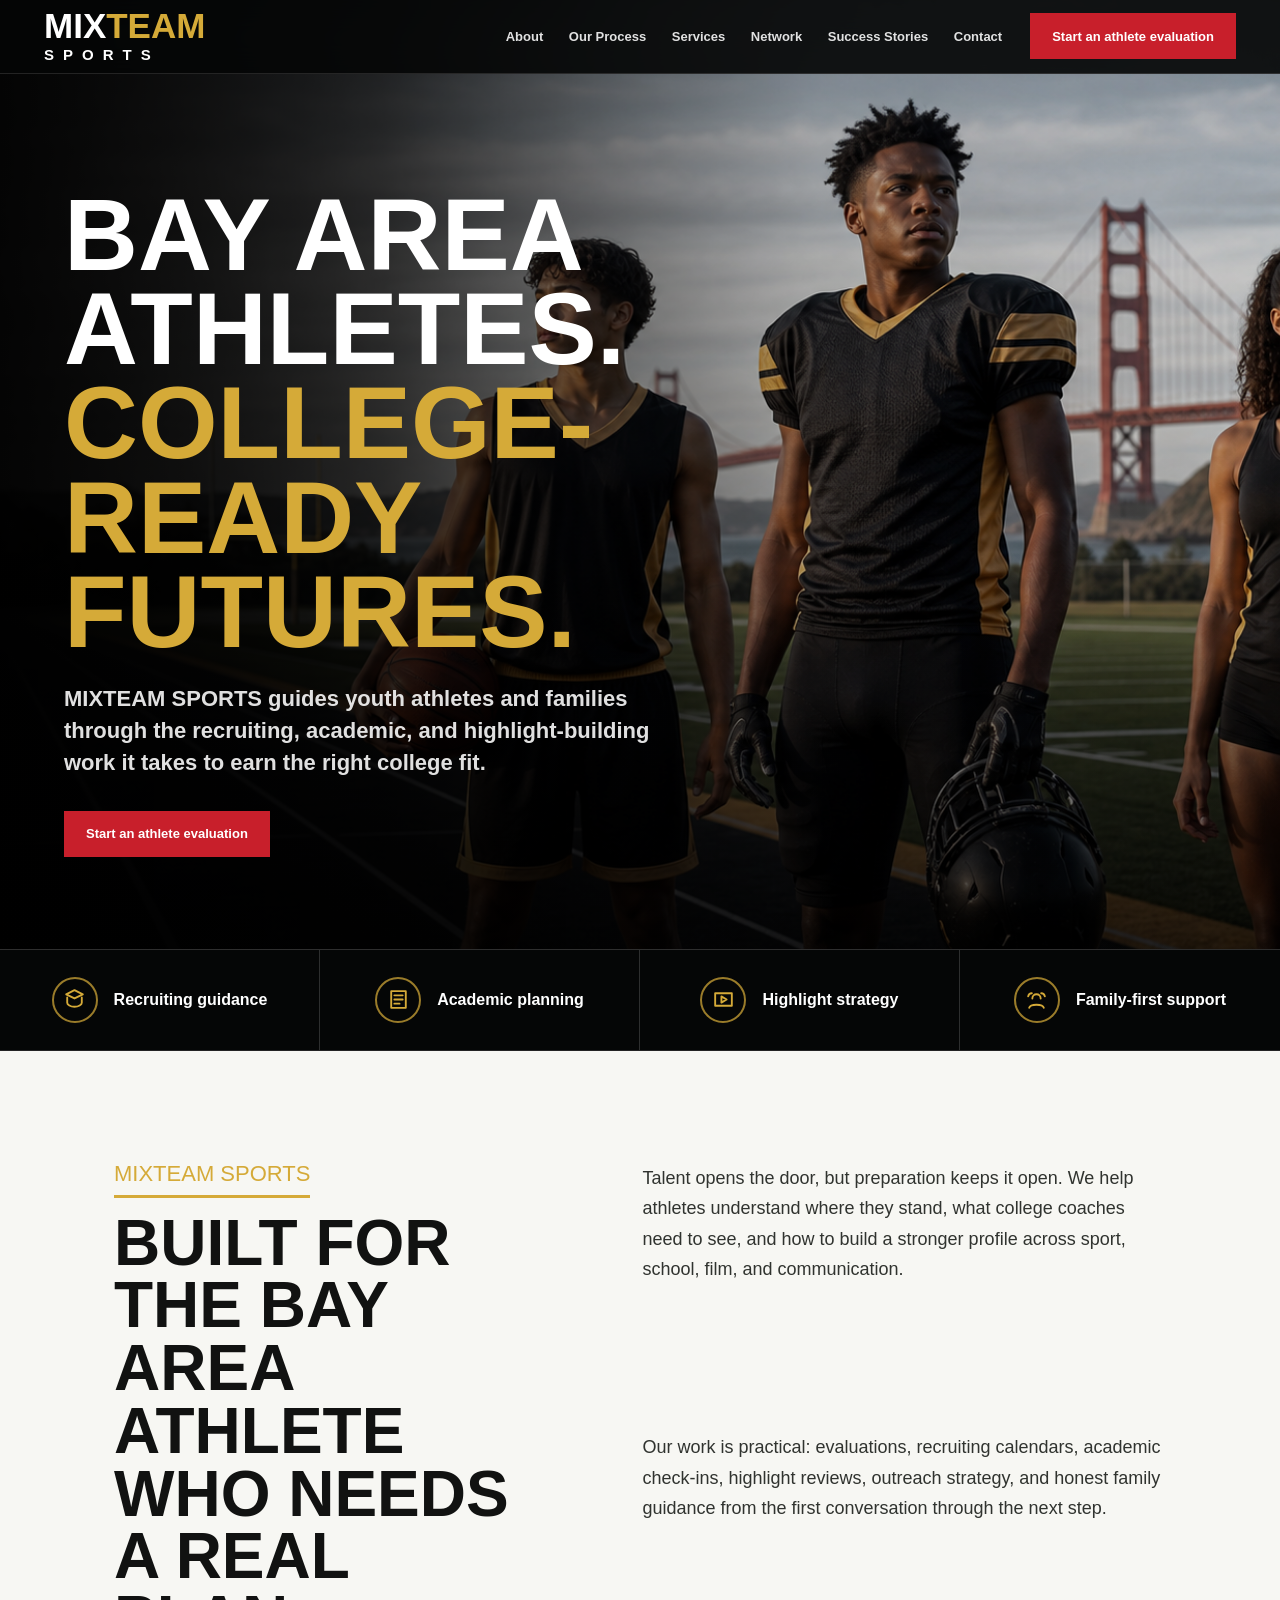
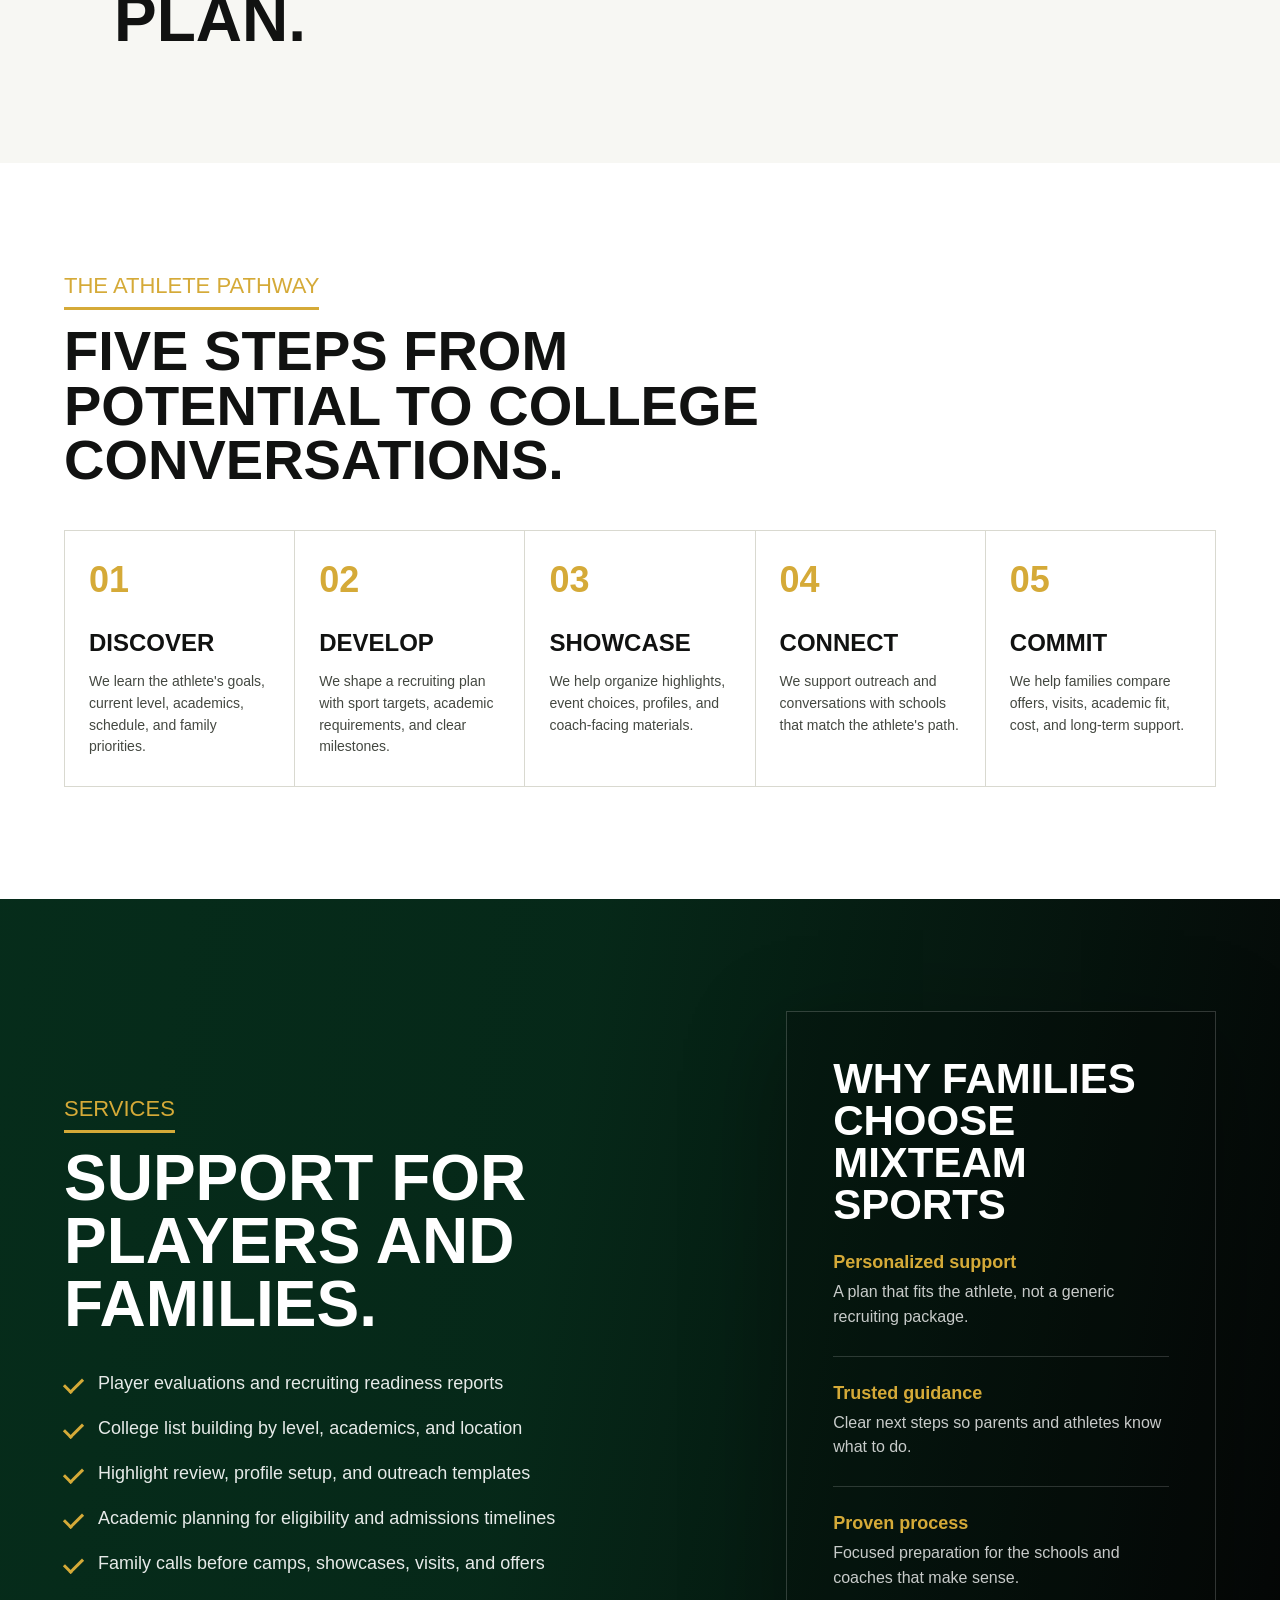
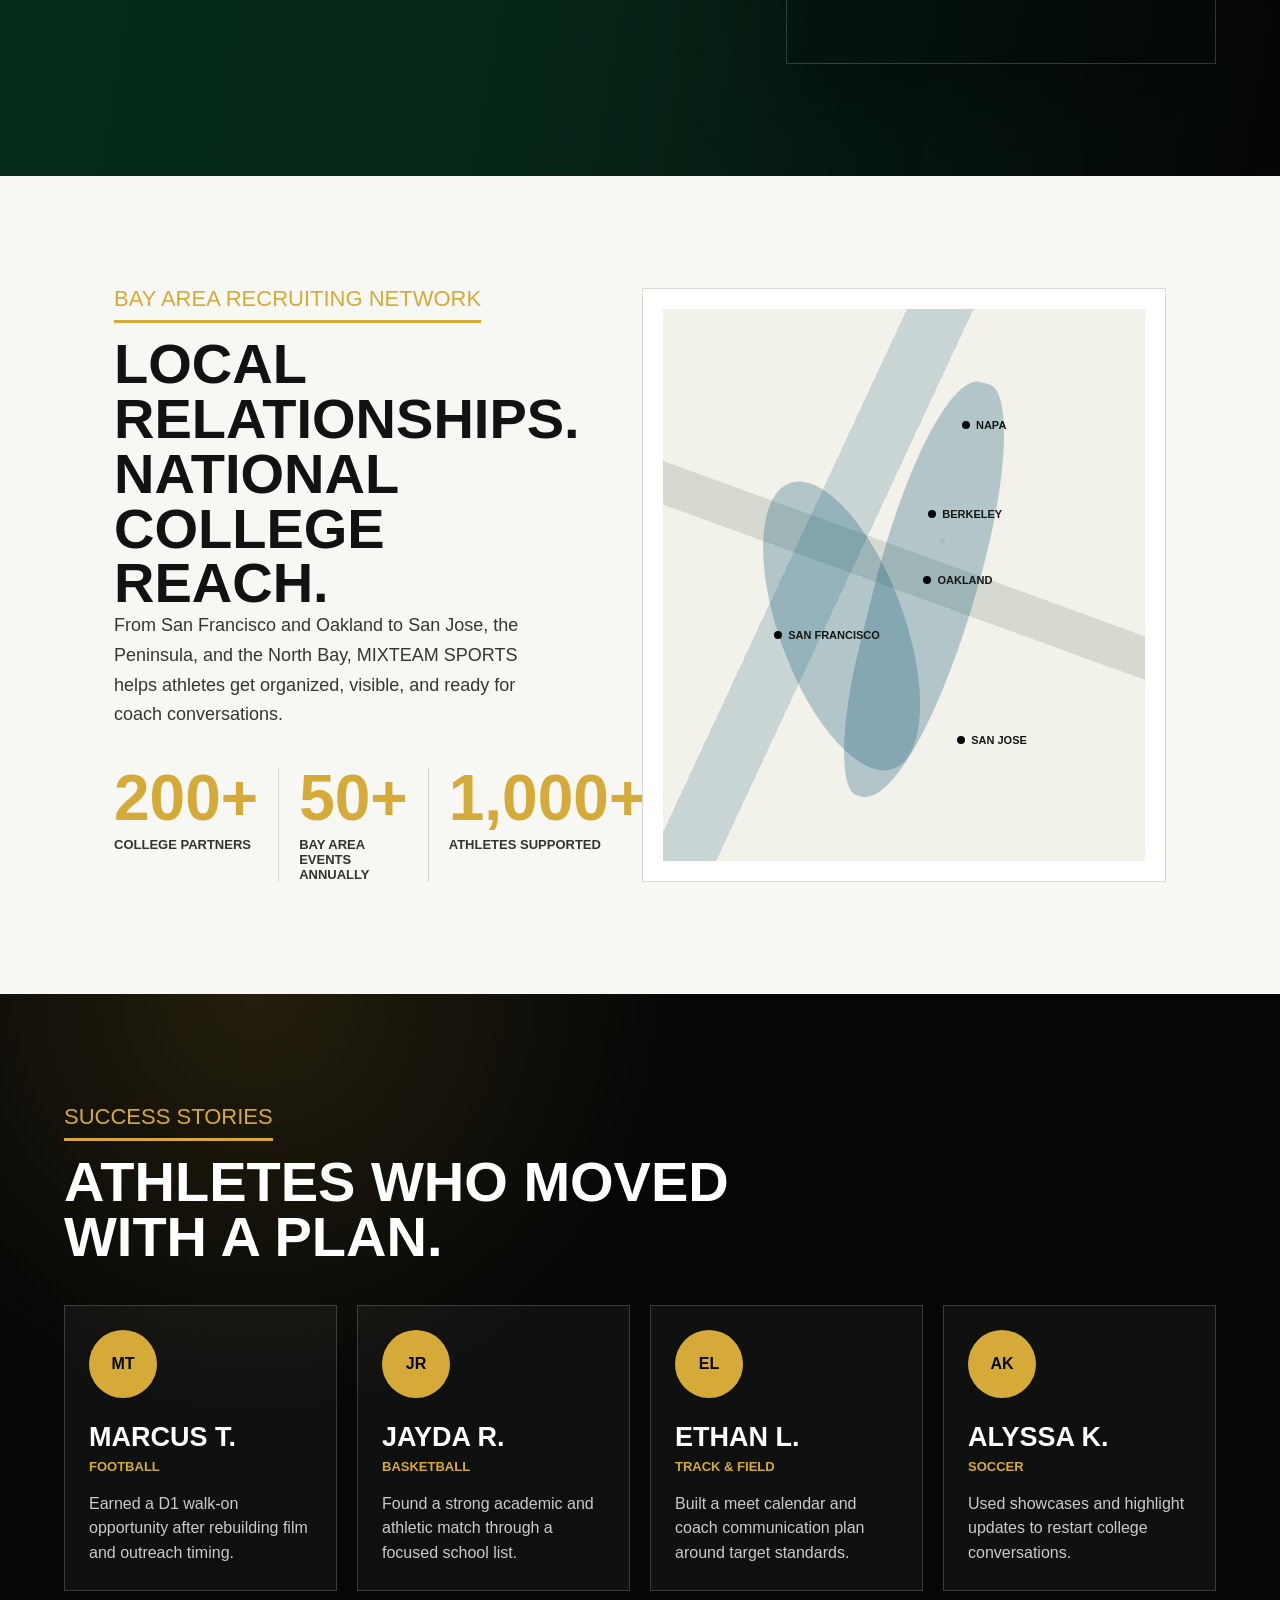
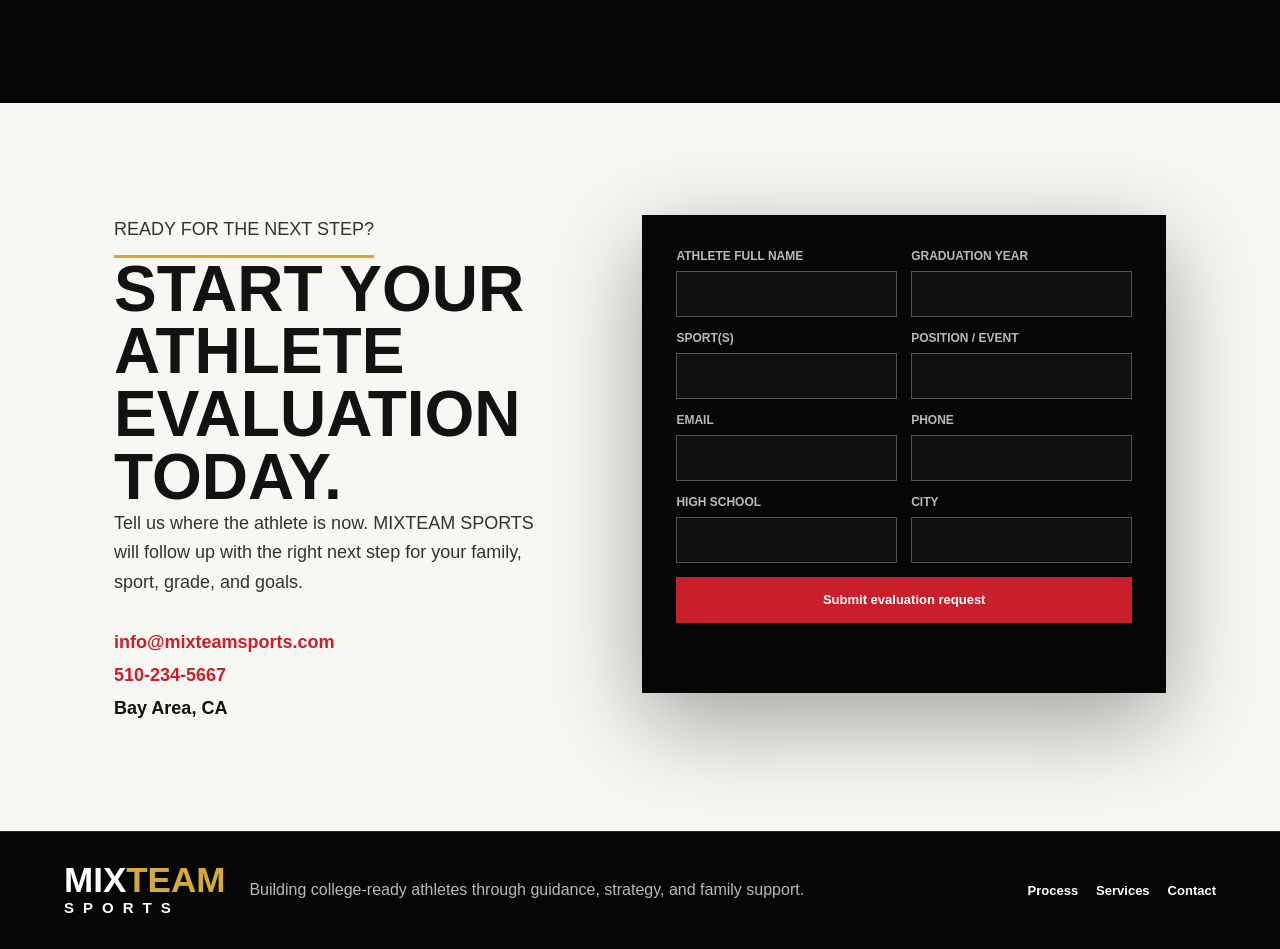
<file: index.html>
<!doctype html>
<html lang="en">
  <head>
    <meta charset="utf-8">
    <meta name="viewport" content="width=device-width, initial-scale=1">
    <meta name="description" content="MIXTEAM SPORTS helps Bay Area youth athletes prepare for college opportunities through recruiting guidance, academic planning, highlight strategy, and family-first support.">
    <title>MIXTEAM SPORTS | Bay Area Youth Sports Agency</title>
    <link rel="stylesheet" href="styles.css">
  </head>
  <body>
    <header class="site-header" data-header>
      <a class="brand" href="#top" aria-label="MIXTEAM SPORTS home">
        <span class="brand-main">MIX<span>TEAM</span></span>
        <span class="brand-sub">SPORTS</span>
      </a>
      <button class="nav-toggle" type="button" aria-label="Toggle navigation" aria-expanded="false" data-nav-toggle>
        <span></span>
        <span></span>
        <span></span>
      </button>
      <nav class="nav" aria-label="Primary navigation" data-nav>
        <a href="#about">About</a>
        <a href="#process">Our Process</a>
        <a href="#services">Services</a>
        <a href="#network">Network</a>
        <a href="#stories">Success Stories</a>
        <a href="#contact">Contact</a>
      </nav>
      <a class="header-cta" href="#contact">Start an athlete evaluation</a>
    </header>

    <main id="top">
      <section class="hero" aria-labelledby="hero-title">
        <img class="hero-image" src="assets/hero-athletes.png" alt="Bay Area youth athletes in black and gold uniforms on a field near the Golden Gate Bridge.">
        <div class="hero-shade" aria-hidden="true"></div>
        <div class="hero-content">
          <h1 id="hero-title">Bay Area athletes. <span>College-ready futures.</span></h1>
          <p>MIXTEAM SPORTS guides youth athletes and families through the recruiting, academic, and highlight-building work it takes to earn the right college fit.</p>
          <div class="hero-actions">
            <a class="button primary" href="#contact">Start an athlete evaluation</a>
          </div>
        </div>
      </section>

      <section class="quick-services" aria-label="Core support areas">
        <div class="quick-service">
          <span class="service-icon" aria-hidden="true">
            <svg viewBox="0 0 24 24"><path d="M12 3l8 4-8 4-8-4 8-4z"></path><path d="M5 10v5c0 2 3.1 4 7 4s7-2 7-4v-5"></path></svg>
          </span>
          <span>Recruiting guidance</span>
        </div>
        <div class="quick-service">
          <span class="service-icon" aria-hidden="true">
            <svg viewBox="0 0 24 24"><path d="M5 4h14v16H5z"></path><path d="M8 8h8M8 12h8M8 16h5"></path></svg>
          </span>
          <span>Academic planning</span>
        </div>
        <div class="quick-service">
          <span class="service-icon" aria-hidden="true">
            <svg viewBox="0 0 24 24"><path d="M4 6h16v12H4z"></path><path d="M10 9l5 3-5 3z"></path></svg>
          </span>
          <span>Highlight strategy</span>
        </div>
        <div class="quick-service">
          <span class="service-icon" aria-hidden="true">
            <svg viewBox="0 0 24 24"><path d="M8 11a4 4 0 1 1 8 0"></path><path d="M5 20c1-4 13-4 14 0"></path><path d="M4 9c.4-2 1.8-3 3.5-3M20 9c-.4-2-1.8-3-3.5-3"></path></svg>
          </span>
          <span>Family-first support</span>
        </div>
      </section>

      <section class="intro section" id="about">
        <div class="section-heading">
          <p>MIXTEAM SPORTS</p>
          <h2>Built for the Bay Area athlete who needs a real plan.</h2>
        </div>
        <div class="intro-copy">
          <p>Talent opens the door, but preparation keeps it open. We help athletes understand where they stand, what college coaches need to see, and how to build a stronger profile across sport, school, film, and communication.</p>
          <p>Our work is practical: evaluations, recruiting calendars, academic check-ins, highlight reviews, outreach strategy, and honest family guidance from the first conversation through the next step.</p>
        </div>
      </section>

      <section class="pathway section" id="process" aria-labelledby="process-title">
        <div class="section-heading compact">
          <p>The athlete pathway</p>
          <h2 id="process-title">Five steps from potential to college conversations.</h2>
        </div>
        <div class="pathway-grid">
          <article class="path-card">
            <span>01</span>
            <h3>Discover</h3>
            <p>We learn the athlete's goals, current level, academics, schedule, and family priorities.</p>
          </article>
          <article class="path-card">
            <span>02</span>
            <h3>Develop</h3>
            <p>We shape a recruiting plan with sport targets, academic requirements, and clear milestones.</p>
          </article>
          <article class="path-card">
            <span>03</span>
            <h3>Showcase</h3>
            <p>We help organize highlights, event choices, profiles, and coach-facing materials.</p>
          </article>
          <article class="path-card">
            <span>04</span>
            <h3>Connect</h3>
            <p>We support outreach and conversations with schools that match the athlete's path.</p>
          </article>
          <article class="path-card">
            <span>05</span>
            <h3>Commit</h3>
            <p>We help families compare offers, visits, academic fit, cost, and long-term support.</p>
          </article>
        </div>
      </section>

      <section class="services section dark" id="services">
        <div class="services-copy">
          <div class="section-heading">
            <p>Services</p>
            <h2>Support for players and families.</h2>
          </div>
          <ul class="check-list">
            <li>Player evaluations and recruiting readiness reports</li>
            <li>College list building by level, academics, and location</li>
            <li>Highlight review, profile setup, and outreach templates</li>
            <li>Academic planning for eligibility and admissions timelines</li>
            <li>Family calls before camps, showcases, visits, and offers</li>
          </ul>
        </div>
        <aside class="family-panel" aria-label="Why families choose MIXTEAM SPORTS">
          <h3>Why families choose MIXTEAM SPORTS</h3>
          <div class="panel-point">
            <strong>Personalized support</strong>
            <span>A plan that fits the athlete, not a generic recruiting package.</span>
          </div>
          <div class="panel-point">
            <strong>Trusted guidance</strong>
            <span>Clear next steps so parents and athletes know what to do.</span>
          </div>
          <div class="panel-point">
            <strong>Proven process</strong>
            <span>Focused preparation for the schools and coaches that make sense.</span>
          </div>
        </aside>
      </section>

      <section class="network section" id="network">
        <div>
          <div class="section-heading compact">
            <p>Bay Area recruiting network</p>
            <h2>Local relationships. National college reach.</h2>
          </div>
          <p class="network-copy">From San Francisco and Oakland to San Jose, the Peninsula, and the North Bay, MIXTEAM SPORTS helps athletes get organized, visible, and ready for coach conversations.</p>
          <div class="stats">
            <div><strong>200+</strong><span>college partners</span></div>
            <div><strong>50+</strong><span>Bay Area events annually</span></div>
            <div><strong>1,000+</strong><span>athletes supported</span></div>
          </div>
        </div>
        <div class="map-card" aria-label="Bay Area service map">
          <div class="bay-map" aria-hidden="true">
            <span class="pin sf">San Francisco</span>
            <span class="pin oak">Oakland</span>
            <span class="pin sj">San Jose</span>
            <span class="pin ber">Berkeley</span>
            <span class="pin napa">Napa</span>
          </div>
        </div>
      </section>

      <section class="stories section dark" id="stories">
        <div class="section-heading compact">
          <p>Success stories</p>
          <h2>Athletes who moved with a plan.</h2>
        </div>
        <div class="story-grid">
          <article class="story-card">
            <div class="avatar">MT</div>
            <h3>Marcus T.</h3>
            <p>Football</p>
            <span>Earned a D1 walk-on opportunity after rebuilding film and outreach timing.</span>
          </article>
          <article class="story-card">
            <div class="avatar">JR</div>
            <h3>Jayda R.</h3>
            <p>Basketball</p>
            <span>Found a strong academic and athletic match through a focused school list.</span>
          </article>
          <article class="story-card">
            <div class="avatar">EL</div>
            <h3>Ethan L.</h3>
            <p>Track & field</p>
            <span>Built a meet calendar and coach communication plan around target standards.</span>
          </article>
          <article class="story-card">
            <div class="avatar">AK</div>
            <h3>Alyssa K.</h3>
            <p>Soccer</p>
            <span>Used showcases and highlight updates to restart college conversations.</span>
          </article>
        </div>
      </section>

      <section class="contact section" id="contact">
        <div class="contact-copy">
          <div class="section-heading">
            <p>Ready for the next step?</p>
            <h2>Start your athlete evaluation today.</h2>
          </div>
          <p>Tell us where the athlete is now. MIXTEAM SPORTS will follow up with the right next step for your family, sport, grade, and goals.</p>
          <div class="contact-lines">
            <a href="mailto:info@mixteamsports.com">info@mixteamsports.com</a>
            <a href="tel:+15102345667">510-234-5667</a>
            <span>Bay Area, CA</span>
          </div>
        </div>
        <form class="intake-form" data-intake-form>
          <label>
            Athlete full name
            <input name="name" type="text" autocomplete="name" required>
          </label>
          <label>
            Graduation year
            <input name="gradYear" type="text" inputmode="numeric" required>
          </label>
          <label>
            Sport(s)
            <input name="sport" type="text" required>
          </label>
          <label>
            Position / event
            <input name="position" type="text">
          </label>
          <label>
            Email
            <input name="email" type="email" autocomplete="email" required>
          </label>
          <label>
            Phone
            <input name="phone" type="tel" autocomplete="tel">
          </label>
          <label>
            High school
            <input name="school" type="text">
          </label>
          <label>
            City
            <input name="city" type="text">
          </label>
          <button class="button primary form-submit" type="submit">Submit evaluation request</button>
          <p class="form-status" role="status" data-form-status></p>
        </form>
      </section>
    </main>

    <footer class="site-footer">
      <a class="brand" href="#top" aria-label="MIXTEAM SPORTS home">
        <span class="brand-main">MIX<span>TEAM</span></span>
        <span class="brand-sub">SPORTS</span>
      </a>
      <p>Building college-ready athletes through guidance, strategy, and family support.</p>
      <div class="footer-links">
        <a href="#process">Process</a>
        <a href="#services">Services</a>
        <a href="#contact">Contact</a>
      </div>
    </footer>

    <script src="script.js"></script>
  </body>
</html>
</file>
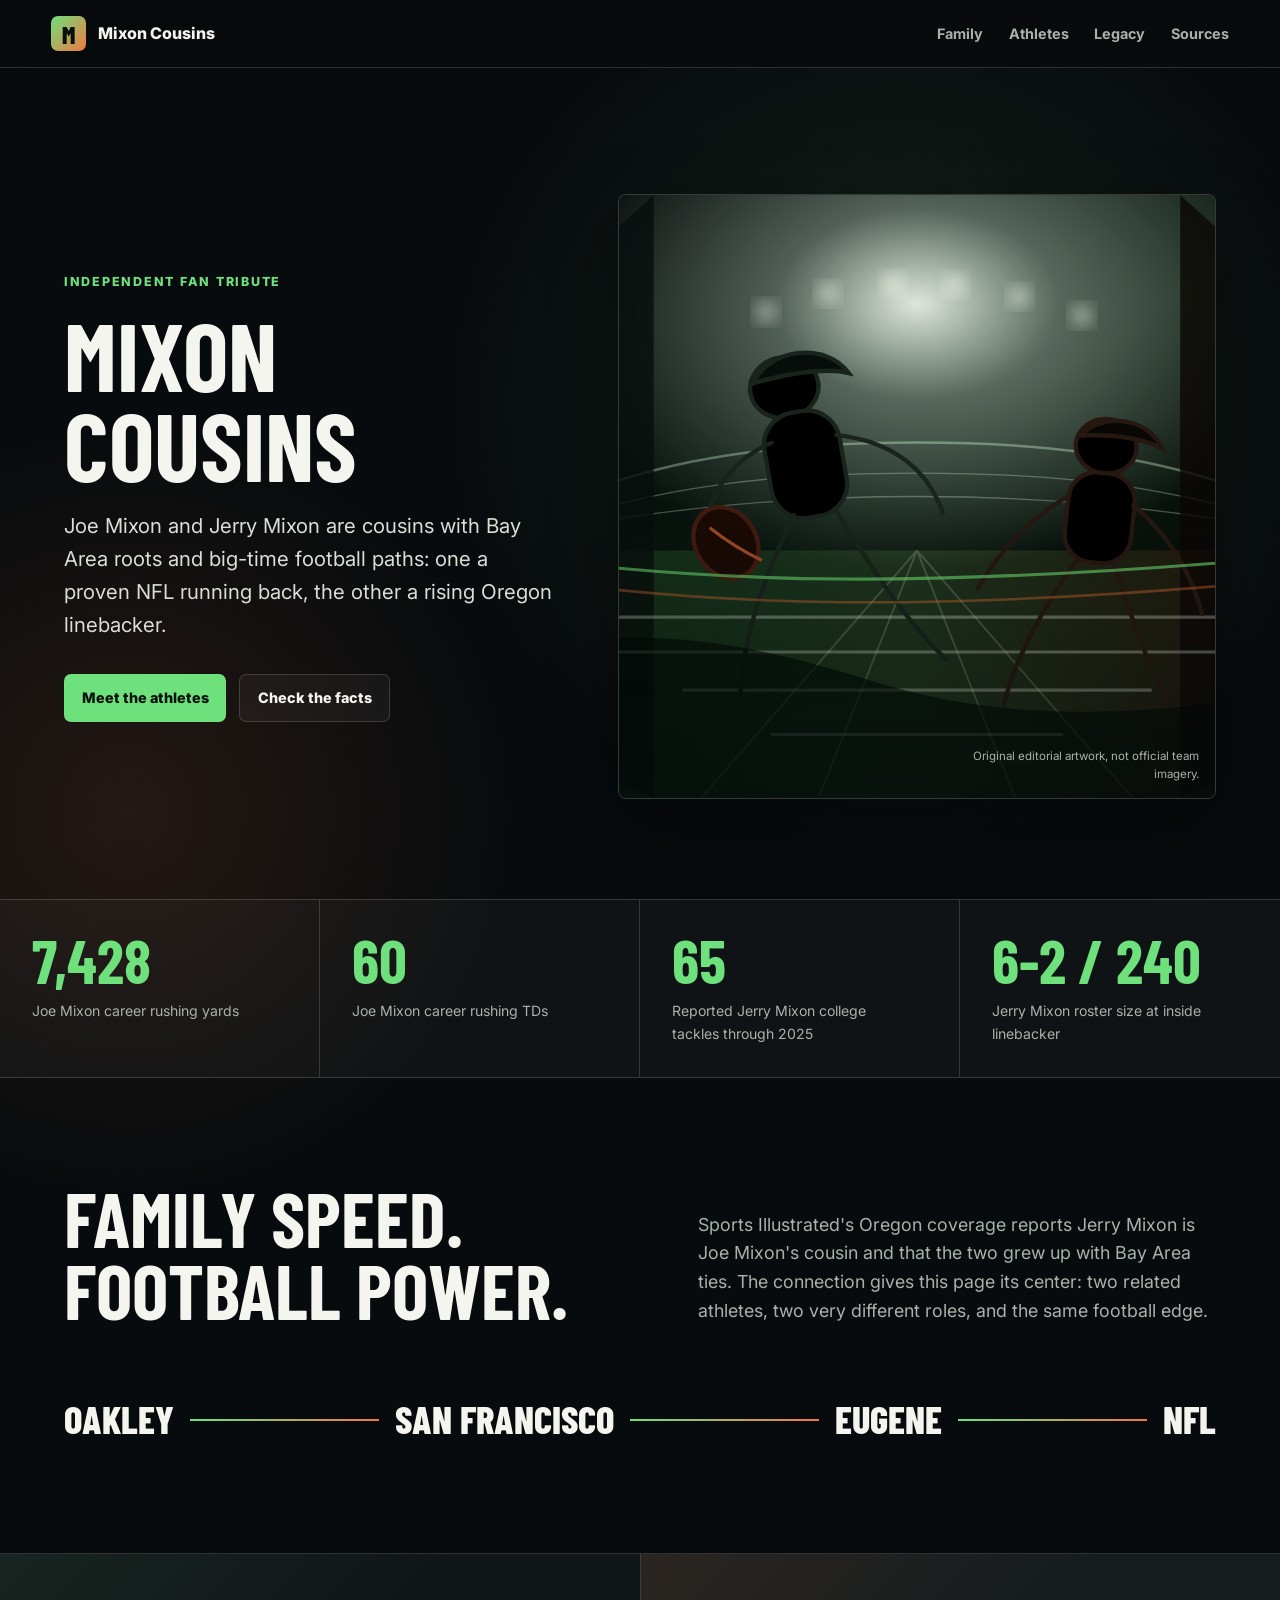
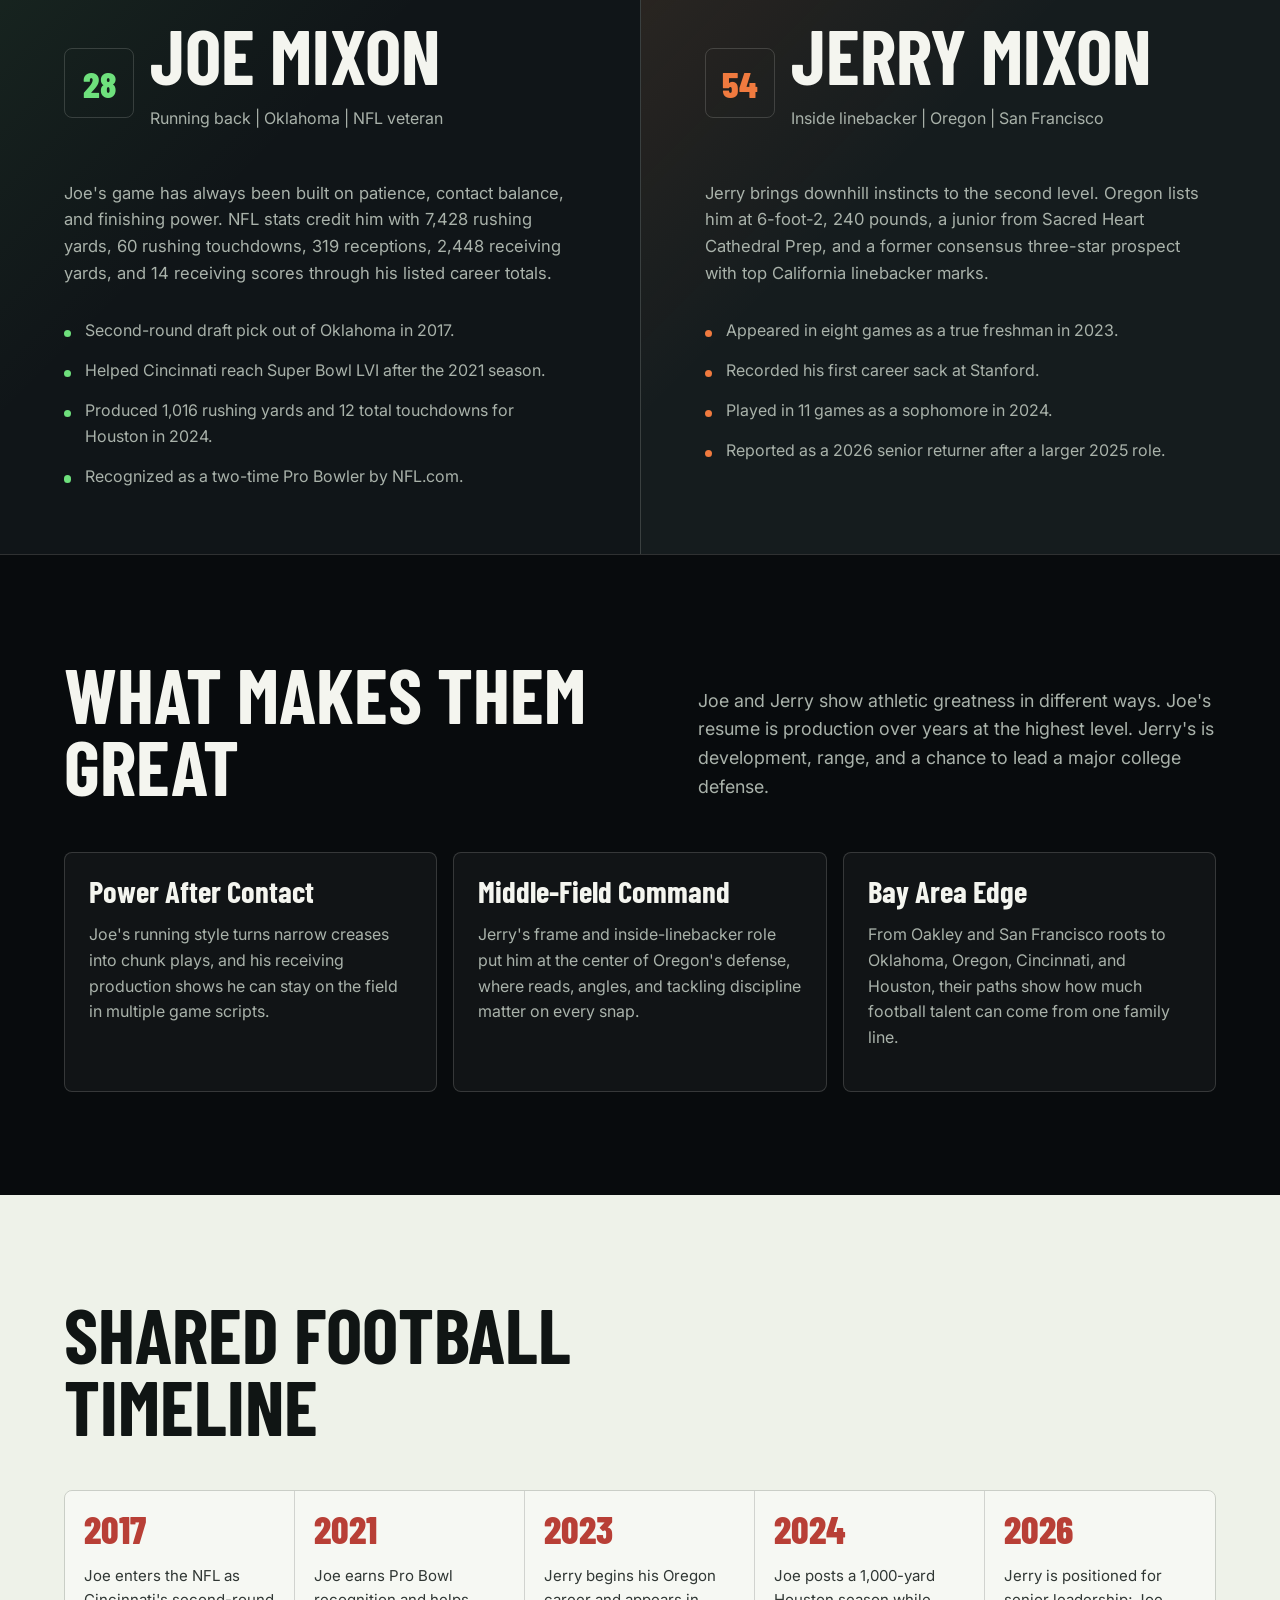
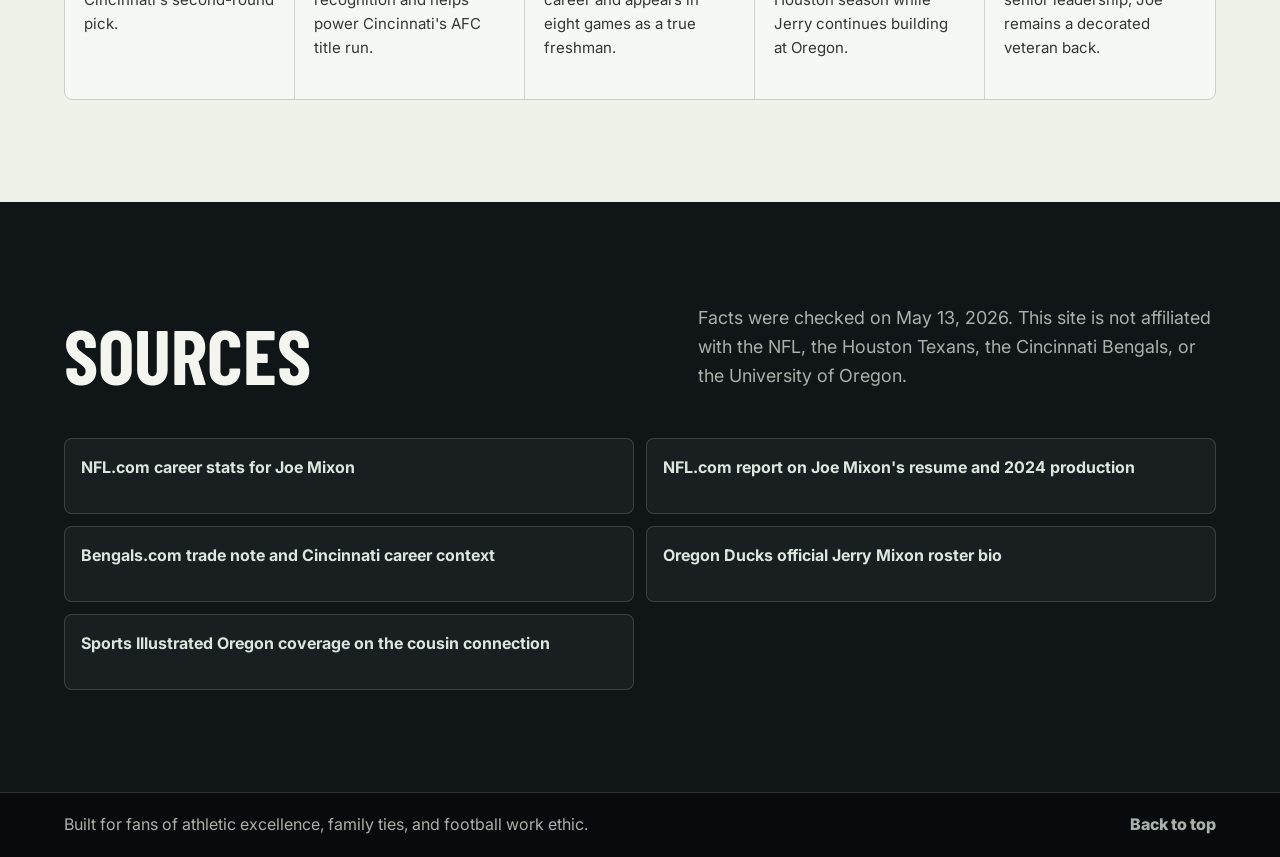
<file: Mixteam/jerry.html>
<!doctype html>
<html lang="en">
  <head>
    <meta charset="utf-8" />
    <meta name="viewport" content="width=device-width, initial-scale=1" />
    <meta
      name="description"
      content="A fan-made tribute to Joe Mixon and Jerry Mixon, cousins with Bay Area roots and elite football paths."
    />
    <title>Mixon Cousins | Joe Mixon & Jerry Mixon</title>
    <link rel="preconnect" href="https://fonts.googleapis.com" />
    <link rel="preconnect" href="https://fonts.gstatic.com" crossorigin />
    <link
      href="https://fonts.googleapis.com/css2?family=Barlow+Condensed:wght@600;700;800&family=Inter:wght@400;500;600;700;800&display=swap"
      rel="stylesheet"
    />
    <link rel="stylesheet" href="styles.css" />
  </head>
  <body>
    <header class="site-header" aria-label="Primary navigation">
      <a class="brand" href="#top" aria-label="Mixon Cousins home">
        <span class="brand-mark">M</span>
        <span>Mixon Cousins</span>
      </a>
      <nav>
        <a href="#family">Family</a>
        <a href="#athletes">Athletes</a>
        <a href="#legacy">Legacy</a>
        <a href="#sources">Sources</a>
      </nav>
    </header>

    <main id="top">
      <section class="hero">
        <div class="hero-copy">
          <p class="fan-note">Independent fan tribute</p>
          <h1><span>Mixon</span><span>Cousins</span></h1>
          <p class="hero-lede">
            Joe Mixon and Jerry Mixon are cousins with Bay Area roots and big-time football paths:
            one a proven NFL running back, the other a rising Oregon linebacker.
          </p>
          <div class="hero-actions" aria-label="Page links">
            <a class="button primary" href="#athletes">Meet the athletes</a>
            <a class="button secondary" href="#sources">Check the facts</a>
          </div>
        </div>

        <figure class="hero-art">
          <img
            src="assets/mixon-field.svg"
            alt="Stylized football website artwork with two action silhouettes and sports editorial layout"
          />
          <figcaption>Original editorial artwork, not official team imagery.</figcaption>
        </figure>
      </section>

      <section class="stat-strip" aria-label="Featured football numbers">
        <div>
          <strong>7,428</strong>
          <span>Joe Mixon career rushing yards</span>
        </div>
        <div>
          <strong>60</strong>
          <span>Joe Mixon career rushing TDs</span>
        </div>
        <div>
          <strong>65</strong>
          <span>Reported Jerry Mixon college tackles through 2025</span>
        </div>
        <div>
          <strong>6-2 / 240</strong>
          <span>Jerry Mixon roster size at inside linebacker</span>
        </div>
      </section>

      <section id="family" class="family-section">
        <div class="section-heading">
          <h2>Family Speed. Football Power.</h2>
          <p>
            Sports Illustrated's Oregon coverage reports Jerry Mixon is Joe Mixon's cousin and
            that the two grew up with Bay Area ties. The connection gives this page its center:
            two related athletes, two very different roles, and the same football edge.
          </p>
        </div>
        <div class="connection-line" aria-hidden="true">
          <span>Oakley</span>
          <i></i>
          <span>San Francisco</span>
          <i></i>
          <span>Eugene</span>
          <i></i>
          <span>NFL</span>
        </div>
      </section>

      <section id="athletes" class="athlete-grid" aria-label="Athlete profiles">
        <article class="profile joe">
          <div class="profile-top">
            <span class="number">28</span>
            <div>
              <h2>Joe Mixon</h2>
              <p>Running back | Oklahoma | NFL veteran</p>
            </div>
          </div>
          <p>
            Joe's game has always been built on patience, contact balance, and finishing power.
            NFL stats credit him with 7,428 rushing yards, 60 rushing touchdowns, 319 receptions,
            2,448 receiving yards, and 14 receiving scores through his listed career totals.
          </p>
          <ul class="impact-list">
            <li>Second-round draft pick out of Oklahoma in 2017.</li>
            <li>Helped Cincinnati reach Super Bowl LVI after the 2021 season.</li>
            <li>Produced 1,016 rushing yards and 12 total touchdowns for Houston in 2024.</li>
            <li>Recognized as a two-time Pro Bowler by NFL.com.</li>
          </ul>
        </article>

        <article class="profile jerry">
          <div class="profile-top">
            <span class="number">54</span>
            <div>
              <h2>Jerry Mixon</h2>
              <p>Inside linebacker | Oregon | San Francisco</p>
            </div>
          </div>
          <p>
            Jerry brings downhill instincts to the second level. Oregon lists him at 6-foot-2,
            240 pounds, a junior from Sacred Heart Cathedral Prep, and a former consensus
            three-star prospect with top California linebacker marks.
          </p>
          <ul class="impact-list">
            <li>Appeared in eight games as a true freshman in 2023.</li>
            <li>Recorded his first career sack at Stanford.</li>
            <li>Played in 11 games as a sophomore in 2024.</li>
            <li>Reported as a 2026 senior returner after a larger 2025 role.</li>
          </ul>
        </article>
      </section>

      <section id="legacy" class="legacy">
        <div class="section-heading">
          <h2>What Makes Them Great</h2>
          <p>
            Joe and Jerry show athletic greatness in different ways. Joe's resume is production
            over years at the highest level. Jerry's is development, range, and a chance to lead
            a major college defense.
          </p>
        </div>
        <div class="traits">
          <article>
            <h3>Power After Contact</h3>
            <p>
              Joe's running style turns narrow creases into chunk plays, and his receiving
              production shows he can stay on the field in multiple game scripts.
            </p>
          </article>
          <article>
            <h3>Middle-Field Command</h3>
            <p>
              Jerry's frame and inside-linebacker role put him at the center of Oregon's defense,
              where reads, angles, and tackling discipline matter on every snap.
            </p>
          </article>
          <article>
            <h3>Bay Area Edge</h3>
            <p>
              From Oakley and San Francisco roots to Oklahoma, Oregon, Cincinnati, and Houston,
              their paths show how much football talent can come from one family line.
            </p>
          </article>
        </div>
      </section>

      <section class="timeline" aria-label="Career timeline">
        <h2>Shared Football Timeline</h2>
        <ol>
          <li>
            <time>2017</time>
            <span>Joe enters the NFL as Cincinnati's second-round pick.</span>
          </li>
          <li>
            <time>2021</time>
            <span>Joe earns Pro Bowl recognition and helps power Cincinnati's AFC title run.</span>
          </li>
          <li>
            <time>2023</time>
            <span>Jerry begins his Oregon career and appears in eight games as a true freshman.</span>
          </li>
          <li>
            <time>2024</time>
            <span>Joe posts a 1,000-yard Houston season while Jerry continues building at Oregon.</span>
          </li>
          <li>
            <time>2026</time>
            <span>Jerry is positioned for senior leadership; Joe remains a decorated veteran back.</span>
          </li>
        </ol>
      </section>

      <section id="sources" class="sources">
        <div class="section-heading">
          <h2>Sources</h2>
          <p>Facts were checked on May 13, 2026. This site is not affiliated with the NFL, the Houston Texans, the Cincinnati Bengals, or the University of Oregon.</p>
        </div>
        <ul>
          <li>
            <a href="https://www.nfl.com/players/joe-mixon/stats/" target="_blank" rel="noreferrer">
              NFL.com career stats for Joe Mixon
            </a>
          </li>
          <li>
            <a href="https://www.nfl.com/news/texans-release-rb-joe-mixon-after-foot-injury-wiped-out-entire-2025-season" target="_blank" rel="noreferrer">
              NFL.com report on Joe Mixon's resume and 2024 production
            </a>
          </li>
          <li>
            <a href="https://www.bengals.com/news/bengals-roster-moves-trade-mixon-to-houston" target="_blank" rel="noreferrer">
              Bengals.com trade note and Cincinnati career context
            </a>
          </li>
          <li>
            <a href="https://goducks.com/sports/football/roster/jerry-mixon/17398" target="_blank" rel="noreferrer">
              Oregon Ducks official Jerry Mixon roster bio
            </a>
          </li>
          <li>
            <a href="https://www.si.com/college/oregon/football/jerry-mixon-poised-breakout-season-oregon-ducks-linebacker-dan-lanning-defense" target="_blank" rel="noreferrer">
              Sports Illustrated Oregon coverage on the cousin connection
            </a>
          </li>
        </ul>
      </section>
    </main>

    <footer>
      <p>Built for fans of athletic excellence, family ties, and football work ethic.</p>
      <a href="#top">Back to top</a>
    </footer>

    <script src="script.js"></script>
  </body>
</html>
</file>
<file: styles.css>
:root {
  --black: #050606;
  --ink: #111211;
  --white: #ffffff;
  --muted: #d7d7d0;
  --paper: #f7f7f3;
  --gold: #d5aa38;
  --red: #c81f2b;
  --green: #062d1b;
  --line: rgba(255, 255, 255, 0.18);
  --shadow: 0 28px 90px rgba(0, 0, 0, 0.36);
  --max: 1180px;
}

* {
  box-sizing: border-box;
}

html {
  scroll-behavior: smooth;
}

body {
  margin: 0;
  color: var(--ink);
  background: var(--paper);
  font-family: Arial, Helvetica, sans-serif;
}

body.nav-open {
  overflow: hidden;
}

a {
  color: inherit;
  text-decoration: none;
}

img {
  display: block;
  max-width: 100%;
}

.site-header {
  position: fixed;
  inset: 0 0 auto;
  z-index: 20;
  display: grid;
  grid-template-columns: auto 1fr auto;
  align-items: center;
  gap: 28px;
  min-height: 72px;
  padding: 12px clamp(18px, 4vw, 44px);
  color: var(--white);
  background: rgba(5, 6, 6, 0.9);
  border-bottom: 1px solid rgba(255, 255, 255, 0.12);
  backdrop-filter: blur(16px);
}

.brand {
  display: inline-flex;
  flex-direction: column;
  width: max-content;
  color: var(--white);
  font-weight: 900;
  line-height: 0.82;
}

.brand-main {
  font-size: clamp(24px, 3vw, 35px);
  letter-spacing: 0;
}

.brand-main span {
  color: var(--gold);
}

.brand-sub {
  margin-top: 8px;
  font-size: clamp(11px, 1.5vw, 15px);
  letter-spacing: 9px;
}

.nav {
  justify-self: end;
  display: flex;
  align-items: center;
  gap: clamp(14px, 2vw, 28px);
  font-size: 13px;
  font-weight: 800;
}

.nav a {
  color: rgba(255, 255, 255, 0.88);
  transition: color 180ms ease;
}

.nav a:hover,
.nav a:focus-visible {
  color: var(--gold);
}

.header-cta,
.button {
  display: inline-flex;
  align-items: center;
  justify-content: center;
  min-height: 46px;
  padding: 0 22px;
  border: 0;
  border-radius: 0;
  font-size: 13px;
  font-weight: 900;
  cursor: pointer;
  transition: transform 180ms ease, background 180ms ease, color 180ms ease, border-color 180ms ease;
}

.header-cta,
.button.primary {
  color: var(--white);
  background: var(--red);
}

.button.secondary {
  color: var(--white);
  border: 1px solid rgba(255, 255, 255, 0.55);
  background: rgba(255, 255, 255, 0.05);
}

.header-cta:hover,
.button:hover,
.header-cta:focus-visible,
.button:focus-visible {
  transform: translateY(-2px);
}

.nav-toggle {
  display: none;
  width: 44px;
  height: 44px;
  border: 1px solid rgba(255, 255, 255, 0.28);
  background: transparent;
  color: var(--white);
}

.nav-toggle span {
  display: block;
  width: 20px;
  height: 2px;
  margin: 4px auto;
  background: currentColor;
}

.hero {
  position: relative;
  display: grid;
  min-height: 720px;
  overflow: hidden;
  color: var(--white);
  background: var(--black);
}

.hero-image,
.hero-shade {
  position: absolute;
  inset: 0;
  width: 100%;
  height: 100%;
}

.hero-image {
  object-fit: cover;
  object-position: center top;
}

.hero-shade {
  background:
    linear-gradient(90deg, rgba(0, 0, 0, 0.92) 0%, rgba(0, 0, 0, 0.7) 30%, rgba(0, 0, 0, 0.22) 64%, rgba(0, 0, 0, 0.08) 100%),
    linear-gradient(0deg, rgba(0, 0, 0, 0.72) 0%, rgba(0, 0, 0, 0) 42%);
}

.hero-content {
  position: relative;
  z-index: 1;
  align-self: end;
  max-width: 780px;
  padding: 188px clamp(22px, 5vw, 64px) 92px;
}

.hero h1,
.section-heading h2,
.path-card h3,
.family-panel h3,
.story-card h3 {
  margin: 0;
  font-family: Impact, Haettenschweiler, "Arial Narrow Bold", sans-serif;
  font-weight: 900;
  letter-spacing: 0;
  text-transform: uppercase;
}

.hero h1 {
  max-width: 760px;
  font-size: clamp(58px, 8vw, 110px);
  line-height: 0.92;
}

.hero h1 span {
  display: block;
  color: var(--gold);
}

.hero p {
  max-width: 640px;
  margin: 24px 0 0;
  color: rgba(255, 255, 255, 0.88);
  font-size: clamp(17px, 2vw, 22px);
  line-height: 1.45;
  font-weight: 700;
}

.hero-actions {
  display: flex;
  flex-wrap: wrap;
  gap: 14px;
  margin-top: 32px;
}

.quick-services {
  position: relative;
  z-index: 2;
  display: grid;
  grid-template-columns: repeat(4, 1fr);
  color: var(--white);
  background: var(--black);
  border-top: 1px solid rgba(255, 255, 255, 0.16);
  border-bottom: 1px solid rgba(255, 255, 255, 0.12);
}

.quick-service {
  display: flex;
  align-items: center;
  justify-content: center;
  gap: 16px;
  min-height: 100px;
  padding: 18px;
  font-size: 16px;
  font-weight: 900;
  border-right: 1px solid rgba(255, 255, 255, 0.16);
}

.quick-service:last-child {
  border-right: 0;
}

.service-icon {
  display: grid;
  place-items: center;
  width: 46px;
  height: 46px;
  color: var(--gold);
  border: 2px solid rgba(213, 170, 56, 0.72);
  border-radius: 999px;
}

.service-icon svg {
  width: 25px;
  height: 25px;
  fill: none;
  stroke: currentColor;
  stroke-width: 1.8;
  stroke-linecap: round;
  stroke-linejoin: round;
}

.section {
  padding: clamp(72px, 9vw, 112px) clamp(22px, 5vw, 64px);
}

.intro,
.network,
.contact {
  display: grid;
  grid-template-columns: minmax(260px, 0.9fr) minmax(300px, 1.1fr);
  gap: clamp(42px, 8vw, 100px);
  max-width: var(--max);
  margin: 0 auto;
}

.section-heading p {
  position: relative;
  width: fit-content;
  margin: 0 0 14px;
  color: var(--gold);
  font-family: Impact, Haettenschweiler, "Arial Narrow Bold", sans-serif;
  font-size: 22px;
  line-height: 1;
  text-transform: uppercase;
}

.section-heading p::after {
  content: "";
  display: block;
  width: 100%;
  height: 3px;
  margin-top: 10px;
  background: var(--gold);
}

.section-heading h2 {
  font-size: clamp(42px, 5vw, 72px);
  line-height: 0.98;
}

.section-heading.compact h2 {
  max-width: 800px;
  font-size: clamp(36px, 4.6vw, 56px);
}

.intro-copy {
  display: grid;
  gap: 20px;
  color: #30332f;
  font-size: 18px;
  line-height: 1.7;
}

.intro-copy p,
.network-copy,
.contact-copy p {
  margin: 0;
}

.pathway {
  max-width: 1280px;
  margin: 0 auto;
  background: var(--white);
}

.pathway-grid {
  display: grid;
  grid-template-columns: repeat(5, 1fr);
  gap: 1px;
  margin-top: 42px;
  background: #d9d9d0;
  border: 1px solid #d9d9d0;
}

.path-card {
  min-height: 240px;
  padding: 28px 24px;
  background: var(--white);
}

.path-card span {
  display: block;
  margin-bottom: 28px;
  color: var(--gold);
  font-size: 36px;
  font-weight: 900;
}

.path-card h3 {
  font-size: 24px;
}

.path-card p {
  margin: 14px 0 0;
  color: #444841;
  font-size: 14px;
  line-height: 1.55;
}

.dark {
  color: var(--white);
  background: var(--black);
}

.services {
  display: grid;
  grid-template-columns: minmax(280px, 0.95fr) minmax(280px, 0.65fr);
  gap: clamp(36px, 8vw, 94px);
  align-items: center;
  overflow: hidden;
  background:
    linear-gradient(100deg, rgba(6, 45, 27, 0.98) 0%, rgba(6, 45, 27, 0.88) 42%, rgba(5, 6, 6, 0.96) 100%),
    var(--black);
}

.services-copy,
.family-panel {
  max-width: 560px;
}

.check-list {
  display: grid;
  gap: 18px;
  margin: 34px 0 0;
  padding: 0;
  list-style: none;
  color: rgba(255, 255, 255, 0.9);
  font-size: 18px;
  line-height: 1.5;
}

.check-list li {
  position: relative;
  padding-left: 34px;
}

.check-list li::before {
  content: "";
  position: absolute;
  left: 0;
  top: 8px;
  width: 16px;
  height: 8px;
  border-left: 3px solid var(--gold);
  border-bottom: 3px solid var(--gold);
  transform: rotate(-45deg);
}

.family-panel {
  padding: clamp(28px, 5vw, 46px);
  border: 1px solid rgba(255, 255, 255, 0.18);
  background: rgba(0, 0, 0, 0.22);
  box-shadow: var(--shadow);
}

.family-panel h3 {
  font-size: clamp(28px, 4vw, 42px);
  line-height: 1;
}

.panel-point {
  display: grid;
  gap: 7px;
  padding: 26px 0;
  border-bottom: 1px solid rgba(255, 255, 255, 0.16);
}

.panel-point:last-child {
  border-bottom: 0;
}

.panel-point strong {
  color: var(--gold);
  font-size: 18px;
}

.panel-point span {
  color: rgba(255, 255, 255, 0.78);
  line-height: 1.55;
}

.network-copy {
  max-width: 620px;
  color: #343832;
  font-size: 18px;
  line-height: 1.65;
}

.stats {
  display: grid;
  grid-template-columns: repeat(3, 1fr);
  gap: 20px;
  margin-top: 38px;
}

.stats div {
  padding-right: 20px;
  border-right: 1px solid #d5d5cc;
}

.stats div:last-child {
  border-right: 0;
}

.stats strong {
  display: block;
  color: var(--gold);
  font-family: Impact, Haettenschweiler, "Arial Narrow Bold", sans-serif;
  font-size: clamp(42px, 5vw, 64px);
  line-height: 0.95;
}

.stats span {
  display: block;
  margin-top: 8px;
  color: #31342f;
  font-size: 13px;
  font-weight: 900;
  text-transform: uppercase;
}

.map-card {
  min-height: 430px;
  padding: 20px;
  border: 1px solid #dadad1;
  background: var(--white);
}

.bay-map {
  position: relative;
  height: 100%;
  min-height: 390px;
  overflow: hidden;
  background:
    radial-gradient(circle at 58% 42%, rgba(213, 170, 56, 0.22) 0 2px, transparent 3px),
    linear-gradient(115deg, transparent 0 33%, rgba(14, 88, 116, 0.18) 33% 42%, transparent 42%),
    linear-gradient(20deg, transparent 0 49%, rgba(6, 45, 27, 0.12) 49% 55%, transparent 55%),
    #f2f1ea;
}

.bay-map::before,
.bay-map::after {
  content: "";
  position: absolute;
  background: rgba(14, 88, 116, 0.28);
}

.bay-map::before {
  inset: 12% 35% 10% 44%;
  border-radius: 55% 40% 65% 35%;
  transform: rotate(14deg);
}

.bay-map::after {
  inset: 30% 50% 15% 24%;
  border-radius: 50%;
  transform: rotate(-20deg);
}

.pin {
  position: absolute;
  z-index: 2;
  color: #151713;
  font-size: 11px;
  font-weight: 900;
  text-transform: uppercase;
}

.pin::before {
  content: "";
  display: inline-block;
  width: 8px;
  height: 8px;
  margin-right: 6px;
  border-radius: 999px;
  background: var(--black);
}

.sf { left: 23%; top: 58%; }
.oak { left: 54%; top: 48%; }
.sj { left: 61%; top: 77%; }
.ber { left: 55%; top: 36%; }
.napa { left: 62%; top: 20%; }

.stories {
  background:
    radial-gradient(circle at 20% 0%, rgba(213, 170, 56, 0.15), transparent 34%),
    var(--black);
}

.stories .section-heading,
.stories .story-grid {
  max-width: var(--max);
  margin-inline: auto;
}

.story-grid {
  display: grid;
  grid-template-columns: repeat(4, 1fr);
  gap: 20px;
  margin-top: 40px;
}

.story-card {
  min-height: 260px;
  padding: 24px;
  border: 1px solid rgba(255, 255, 255, 0.18);
  background: rgba(255, 255, 255, 0.04);
}

.avatar {
  display: grid;
  place-items: center;
  width: 68px;
  height: 68px;
  margin-bottom: 24px;
  color: var(--black);
  background: var(--gold);
  border-radius: 999px;
  font-weight: 900;
}

.story-card h3 {
  font-size: 27px;
}

.story-card p {
  margin: 6px 0 18px;
  color: var(--gold);
  font-size: 13px;
  font-weight: 900;
  text-transform: uppercase;
}

.story-card span {
  color: rgba(255, 255, 255, 0.78);
  line-height: 1.55;
}

.contact {
  align-items: start;
}

.contact-copy p {
  max-width: 540px;
  color: #30342f;
  font-size: 18px;
  line-height: 1.65;
}

.contact-lines {
  display: grid;
  gap: 12px;
  margin-top: 34px;
  font-size: 18px;
  font-weight: 900;
}

.contact-lines a {
  color: var(--red);
}

.intake-form {
  display: grid;
  grid-template-columns: repeat(2, 1fr);
  gap: 14px;
  padding: clamp(22px, 4vw, 34px);
  color: var(--white);
  background: var(--black);
  box-shadow: var(--shadow);
}

.intake-form label {
  display: grid;
  gap: 8px;
  color: rgba(255, 255, 255, 0.72);
  font-size: 12px;
  font-weight: 900;
  text-transform: uppercase;
}

.intake-form input {
  width: 100%;
  min-height: 46px;
  border: 1px solid rgba(255, 255, 255, 0.28);
  border-radius: 0;
  padding: 0 13px;
  color: var(--white);
  background: rgba(255, 255, 255, 0.04);
  font: 700 15px Arial, Helvetica, sans-serif;
  outline: none;
}

.intake-form input:focus {
  border-color: var(--gold);
}

.form-submit,
.form-status {
  grid-column: 1 / -1;
}

.form-status {
  min-height: 22px;
  margin: 0;
  color: var(--gold);
  font-size: 14px;
  font-weight: 800;
}

.site-footer {
  display: grid;
  grid-template-columns: auto minmax(220px, 1fr) auto;
  align-items: center;
  gap: 24px;
  padding: 34px clamp(22px, 5vw, 64px);
  color: var(--white);
  background: var(--black);
  border-top: 1px solid rgba(255, 255, 255, 0.14);
}

.site-footer p {
  margin: 0;
  color: rgba(255, 255, 255, 0.72);
  line-height: 1.5;
}

.footer-links {
  display: flex;
  gap: 18px;
  font-size: 13px;
  font-weight: 900;
}

@media (max-width: 980px) {
  .site-header {
    grid-template-columns: auto auto;
  }

  .nav-toggle {
    display: block;
    justify-self: end;
  }

  .nav,
  .header-cta {
    display: none;
  }

  .nav.is-open {
    position: fixed;
    inset: 72px 0 auto;
    display: grid;
    justify-items: start;
    gap: 0;
    padding: 18px 22px 24px;
    background: rgba(5, 6, 6, 0.97);
    border-bottom: 1px solid rgba(255, 255, 255, 0.14);
  }

  .nav.is-open a {
    width: 100%;
    padding: 18px 0;
    border-bottom: 1px solid rgba(255, 255, 255, 0.12);
    font-size: 18px;
  }

  .hero {
    min-height: 650px;
  }

  .hero-content {
    padding-top: 150px;
  }

  .quick-services,
  .pathway-grid,
  .story-grid {
    grid-template-columns: repeat(2, 1fr);
  }

  .intro,
  .network,
  .contact,
  .services {
    grid-template-columns: 1fr;
  }

  .pathway-grid {
    background: transparent;
    border: 0;
  }

  .path-card {
    border: 1px solid #d9d9d0;
  }

  .site-footer {
    grid-template-columns: 1fr;
  }
}

@media (max-width: 640px) {
  .site-header {
    min-height: 66px;
  }

  .brand-main {
    font-size: 24px;
  }

  .brand-sub {
    letter-spacing: 7px;
  }

  .nav.is-open {
    inset: 66px 0 auto;
  }

  .hero {
    min-height: 620px;
  }

  .hero-image {
    object-position: 62% top;
  }

  .hero-shade {
    background:
      linear-gradient(90deg, rgba(0, 0, 0, 0.92) 0%, rgba(0, 0, 0, 0.66) 48%, rgba(0, 0, 0, 0.3) 100%),
      linear-gradient(0deg, rgba(0, 0, 0, 0.78) 0%, rgba(0, 0, 0, 0) 48%);
  }

  .hero-content {
    padding: 126px 20px 52px;
  }

  .hero h1 {
    font-size: clamp(48px, 14vw, 72px);
  }

  .hero p {
    font-size: 16px;
  }

  .button,
  .header-cta {
    width: 100%;
  }

  .quick-services,
  .pathway-grid,
  .story-grid,
  .stats,
  .intake-form {
    grid-template-columns: 1fr;
  }

  .quick-service {
    justify-content: flex-start;
    min-height: 84px;
    border-right: 0;
    border-bottom: 1px solid rgba(255, 255, 255, 0.14);
  }

  .section {
    padding-inline: 20px;
  }

  .section-heading h2 {
    font-size: clamp(38px, 12vw, 54px);
  }

  .stats div {
    padding-right: 0;
    padding-bottom: 18px;
    border-right: 0;
    border-bottom: 1px solid #d5d5cc;
  }

  .stats div:last-child {
    border-bottom: 0;
  }

  .map-card {
    min-height: 350px;
  }

  .bay-map {
    min-height: 310px;
  }
}

@media (prefers-reduced-motion: reduce) {
  *,
  *::before,
  *::after {
    scroll-behavior: auto !important;
    transition: none !important;
  }
}
</file>
<file: Mixteam/styles.css>
:root {
  --bg: #080b0d;
  --panel: #101518;
  --panel-2: #151c1e;
  --text: #f4f5ef;
  --muted: #a9b2aa;
  --line: rgba(244, 245, 239, 0.16);
  --green: #6ee07c;
  --green-dark: #1b6e3a;
  --orange: #f07a3f;
  --red: #b83f36;
  --white: #ffffff;
  --shadow: 0 24px 70px rgba(0, 0, 0, 0.4);
}

* {
  box-sizing: border-box;
}

html {
  scroll-behavior: smooth;
}

body {
  margin: 0;
  background:
    radial-gradient(circle at 70% 10%, rgba(110, 224, 124, 0.12), transparent 28rem),
    radial-gradient(circle at 10% 20%, rgba(240, 122, 63, 0.12), transparent 24rem),
    var(--bg);
  color: var(--text);
  font-family: Inter, system-ui, -apple-system, BlinkMacSystemFont, "Segoe UI", sans-serif;
  line-height: 1.6;
  overflow-x: hidden;
}

a {
  color: inherit;
  text-decoration: none;
}

img {
  display: block;
  max-width: 100%;
}

.site-header {
  position: sticky;
  top: 0;
  z-index: 10;
  display: flex;
  align-items: center;
  justify-content: space-between;
  gap: 1.5rem;
  padding: 1rem clamp(1rem, 4vw, 3.5rem);
  background: rgba(8, 11, 13, 0.88);
  border-bottom: 1px solid var(--line);
  backdrop-filter: blur(18px);
}

.brand {
  display: inline-flex;
  align-items: center;
  gap: 0.7rem;
  font-weight: 800;
  letter-spacing: 0;
}

.brand-mark {
  display: grid;
  place-items: center;
  width: 2.2rem;
  height: 2.2rem;
  color: #07100b;
  background: linear-gradient(135deg, var(--green), var(--orange));
  border-radius: 7px;
  font-family: "Barlow Condensed", sans-serif;
  font-size: 1.5rem;
}

nav {
  display: flex;
  gap: clamp(0.75rem, 2vw, 1.8rem);
  color: var(--muted);
  font-size: 0.9rem;
  font-weight: 700;
}

nav a:hover,
footer a:hover {
  color: var(--green);
}

main {
  overflow: hidden;
}

.hero {
  min-height: calc(100svh - 4.3rem);
  display: grid;
  grid-template-columns: minmax(0, 0.9fr) minmax(21rem, 1.1fr);
  align-items: center;
  gap: clamp(2rem, 5vw, 5rem);
  padding: clamp(3rem, 7vw, 6rem) clamp(1rem, 5vw, 5rem) clamp(2rem, 5vw, 4rem);
}

.hero-copy,
.hero-art {
  min-width: 0;
}

.fan-note {
  margin: 0 0 1.1rem;
  color: var(--green);
  font-size: 0.78rem;
  font-weight: 800;
  letter-spacing: 0.14em;
  text-transform: uppercase;
}

h1,
h2,
h3 {
  margin: 0;
  font-family: "Barlow Condensed", Inter, sans-serif;
  letter-spacing: 0;
  line-height: 0.94;
}

h1 {
  max-width: 8ch;
  font-size: clamp(4rem, 7.5vw, 7.3rem);
  text-transform: uppercase;
}

h1 span {
  display: block;
}

h2 {
  font-size: clamp(2.6rem, 6vw, 5rem);
  text-transform: uppercase;
}

h3 {
  font-size: clamp(1.55rem, 2.4vw, 2.2rem);
}

.hero-lede {
  max-width: 42rem;
  margin: 1.3rem 0 0;
  color: #d9ded6;
  font-size: clamp(1.05rem, 1.6vw, 1.32rem);
}

.hero-actions {
  display: flex;
  flex-wrap: wrap;
  gap: 0.8rem;
  margin-top: 2rem;
}

.button {
  display: inline-flex;
  align-items: center;
  justify-content: center;
  min-height: 3rem;
  padding: 0.8rem 1.1rem;
  border-radius: 7px;
  font-size: 0.9rem;
  font-weight: 800;
  line-height: 1.1;
}

.button.primary {
  color: #07100b;
  background: var(--green);
}

.button.secondary {
  color: var(--text);
  border: 1px solid var(--line);
  background: rgba(255, 255, 255, 0.04);
}

.hero-art {
  position: relative;
  margin: 0;
  border: 1px solid var(--line);
  border-radius: 8px;
  background: var(--panel);
  box-shadow: var(--shadow);
  overflow: hidden;
}

.hero-art::after {
  content: "";
  position: absolute;
  inset: 0;
  background:
    linear-gradient(180deg, transparent 50%, rgba(8, 11, 13, 0.48)),
    linear-gradient(90deg, rgba(8, 11, 13, 0.08), transparent 44%);
  pointer-events: none;
}

.hero-art img {
  width: 100%;
  height: clamp(24rem, 67vh, 45rem);
  object-fit: cover;
  object-position: top center;
  filter: saturate(1.06) contrast(1.08);
}

.hero-art figcaption {
  position: absolute;
  right: 1rem;
  bottom: 0.9rem;
  z-index: 1;
  max-width: 17rem;
  color: rgba(244, 245, 239, 0.7);
  font-size: 0.72rem;
  text-align: right;
}

.stat-strip {
  display: grid;
  grid-template-columns: repeat(4, 1fr);
  border-top: 1px solid var(--line);
  border-bottom: 1px solid var(--line);
  background: rgba(255, 255, 255, 0.03);
}

.stat-strip div {
  min-height: 10rem;
  padding: clamp(1.2rem, 3vw, 2rem);
  border-right: 1px solid var(--line);
}

.stat-strip div:last-child {
  border-right: 0;
}

.stat-strip strong {
  display: block;
  color: var(--green);
  font-family: "Barlow Condensed", sans-serif;
  font-size: clamp(2.2rem, 4.8vw, 4.4rem);
  line-height: 0.9;
}

.stat-strip span {
  display: block;
  max-width: 15rem;
  margin-top: 0.8rem;
  color: var(--muted);
  font-size: 0.88rem;
}

.family-section,
.legacy,
.timeline,
.sources {
  padding: clamp(4rem, 8vw, 7rem) clamp(1rem, 5vw, 5rem);
}

.section-heading {
  display: grid;
  grid-template-columns: minmax(0, 0.9fr) minmax(18rem, 0.8fr);
  gap: clamp(1.3rem, 4vw, 4rem);
  align-items: end;
  max-width: 78rem;
}

.section-heading p {
  margin: 0;
  color: var(--muted);
  font-size: clamp(1rem, 1.4vw, 1.15rem);
}

.connection-line {
  display: grid;
  grid-template-columns: auto 1fr auto 1fr auto 1fr auto;
  align-items: center;
  gap: 1rem;
  margin-top: clamp(2.2rem, 5vw, 4rem);
  color: var(--text);
  font-family: "Barlow Condensed", sans-serif;
  font-size: clamp(1.35rem, 3vw, 2.4rem);
  font-weight: 800;
  text-transform: uppercase;
}

.connection-line i {
  height: 2px;
  background: linear-gradient(90deg, var(--green), var(--orange));
}

.athlete-grid {
  display: grid;
  grid-template-columns: repeat(2, minmax(0, 1fr));
  border-top: 1px solid var(--line);
  border-bottom: 1px solid var(--line);
}

.profile {
  min-height: 37rem;
  padding: clamp(2rem, 5vw, 4.5rem);
  background:
    linear-gradient(135deg, rgba(110, 224, 124, 0.08), transparent 38%),
    var(--panel);
}

.profile + .profile {
  border-left: 1px solid var(--line);
  background:
    linear-gradient(135deg, rgba(240, 122, 63, 0.1), transparent 38%),
    var(--panel-2);
}

.profile-top {
  display: flex;
  align-items: center;
  gap: 1rem;
  margin-bottom: 2rem;
}

.number {
  display: grid;
  place-items: center;
  flex: 0 0 auto;
  width: 4.4rem;
  height: 4.4rem;
  border: 1px solid var(--line);
  border-radius: 8px;
  color: var(--green);
  font-family: "Barlow Condensed", sans-serif;
  font-size: 2.3rem;
  font-weight: 800;
}

.jerry .number {
  color: var(--orange);
}

.profile h2 {
  font-size: clamp(2.4rem, 6vw, 4.8rem);
}

.profile-top p,
.profile > p,
.impact-list {
  color: var(--muted);
}

.profile > p {
  max-width: 42rem;
  margin: 0;
  font-size: 1.04rem;
}

.impact-list {
  display: grid;
  gap: 0.9rem;
  margin: 2rem 0 0;
  padding: 0;
  list-style: none;
}

.impact-list li {
  position: relative;
  padding-left: 1.3rem;
}

.impact-list li::before {
  content: "";
  position: absolute;
  top: 0.72rem;
  left: 0;
  width: 0.45rem;
  height: 0.45rem;
  border-radius: 50%;
  background: var(--green);
}

.jerry .impact-list li::before {
  background: var(--orange);
}

.traits {
  display: grid;
  grid-template-columns: repeat(3, minmax(0, 1fr));
  gap: 1rem;
  margin-top: clamp(2rem, 4vw, 3.2rem);
}

.traits article {
  min-height: 15rem;
  padding: 1.5rem;
  border: 1px solid var(--line);
  border-radius: 8px;
  background: rgba(255, 255, 255, 0.04);
}

.traits p {
  margin: 1rem 0 0;
  color: var(--muted);
}

.timeline {
  background: #eef2e9;
  color: #101514;
}

.timeline h2 {
  max-width: 44rem;
}

.timeline ol {
  display: grid;
  grid-template-columns: repeat(5, minmax(0, 1fr));
  gap: 0;
  margin: clamp(2rem, 4vw, 3rem) 0 0;
  padding: 0;
  list-style: none;
  border: 1px solid rgba(16, 21, 20, 0.16);
  border-radius: 8px;
  overflow: hidden;
}

.timeline li {
  min-height: 13rem;
  padding: 1.2rem;
  border-right: 1px solid rgba(16, 21, 20, 0.16);
  background: rgba(255, 255, 255, 0.45);
}

.timeline li:last-child {
  border-right: 0;
}

.timeline time {
  display: block;
  margin-bottom: 1rem;
  color: var(--red);
  font-family: "Barlow Condensed", sans-serif;
  font-size: 2.4rem;
  font-weight: 800;
  line-height: 1;
}

.timeline span {
  display: block;
  color: #303734;
  font-size: 0.94rem;
}

.sources {
  background: var(--panel);
}

.sources ul {
  display: grid;
  grid-template-columns: repeat(2, minmax(0, 1fr));
  gap: 0.8rem;
  max-width: 78rem;
  margin: clamp(2rem, 4vw, 3rem) 0 0;
  padding: 0;
  list-style: none;
}

.sources a {
  display: block;
  min-height: 4.7rem;
  padding: 1rem;
  border: 1px solid var(--line);
  border-radius: 8px;
  color: #dbe7dc;
  background: rgba(255, 255, 255, 0.04);
  font-weight: 700;
}

.sources a:hover {
  border-color: rgba(110, 224, 124, 0.65);
  color: var(--white);
}

footer {
  display: flex;
  align-items: center;
  justify-content: space-between;
  gap: 1rem;
  padding: 1.2rem clamp(1rem, 5vw, 5rem);
  color: var(--muted);
  border-top: 1px solid var(--line);
}

footer p {
  margin: 0;
}

footer a {
  font-weight: 800;
}

@media (max-width: 900px) {
  .site-header {
    position: relative;
    align-items: flex-start;
    flex-direction: column;
  }

  nav {
    width: 100%;
    justify-content: space-between;
  }

  .hero,
  .section-heading,
  .athlete-grid,
  .sources ul {
    grid-template-columns: 1fr;
  }

  .hero {
    min-height: auto;
  }

  .hero-art img {
    height: 22rem;
  }

  .stat-strip,
  .traits {
    grid-template-columns: repeat(2, 1fr);
  }

  .profile + .profile {
    border-left: 0;
    border-top: 1px solid var(--line);
  }

  .timeline ol {
    grid-template-columns: 1fr;
  }

  .timeline li {
    min-height: auto;
    border-right: 0;
    border-bottom: 1px solid rgba(16, 21, 20, 0.16);
  }

  .timeline li:last-child {
    border-bottom: 0;
  }
}

@media (max-width: 620px) {
  nav {
    display: grid;
    grid-template-columns: repeat(2, 1fr);
    gap: 0.65rem;
  }

  nav a {
    padding: 0.65rem 0.7rem;
    border: 1px solid var(--line);
    border-radius: 7px;
    text-align: center;
  }

  h1 {
    max-width: 100%;
    font-size: clamp(3.2rem, 14.5vw, 4.35rem);
  }

  .hero-actions,
  footer {
    align-items: stretch;
    flex-direction: column;
  }

  .hero-copy,
  .hero-lede,
  .hero-actions {
    max-width: min(19.5rem, calc(100vw - 3rem));
  }

  .button {
    width: 100%;
  }

  .stat-strip,
  .traits {
    grid-template-columns: 1fr;
  }

  .stat-strip div {
    min-height: auto;
    border-right: 0;
    border-bottom: 1px solid var(--line);
  }

  .stat-strip div:last-child {
    border-bottom: 0;
  }

  .connection-line {
    grid-template-columns: 1fr;
    gap: 0.65rem;
  }

  .connection-line i {
    width: 2px;
    height: 1.8rem;
  }

  .profile-top {
    align-items: flex-start;
    flex-direction: column;
  }
}
</file>
